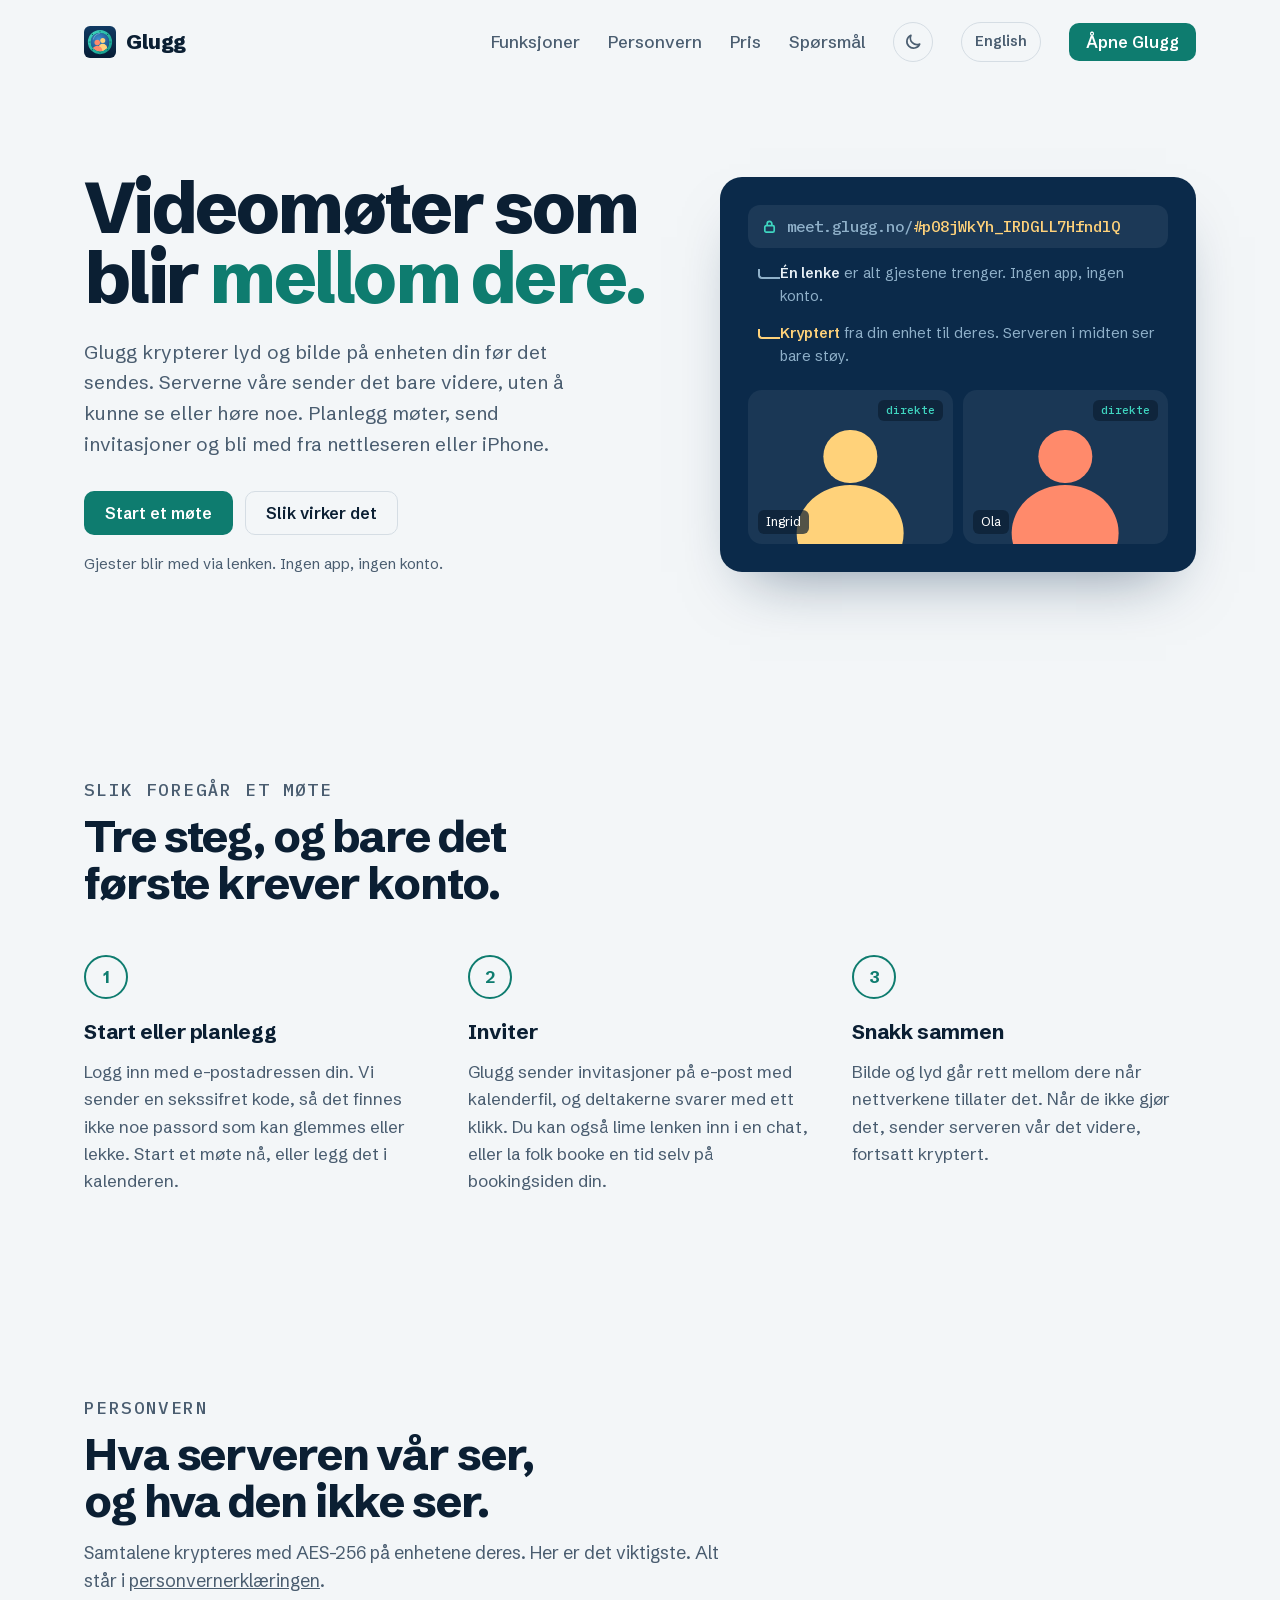
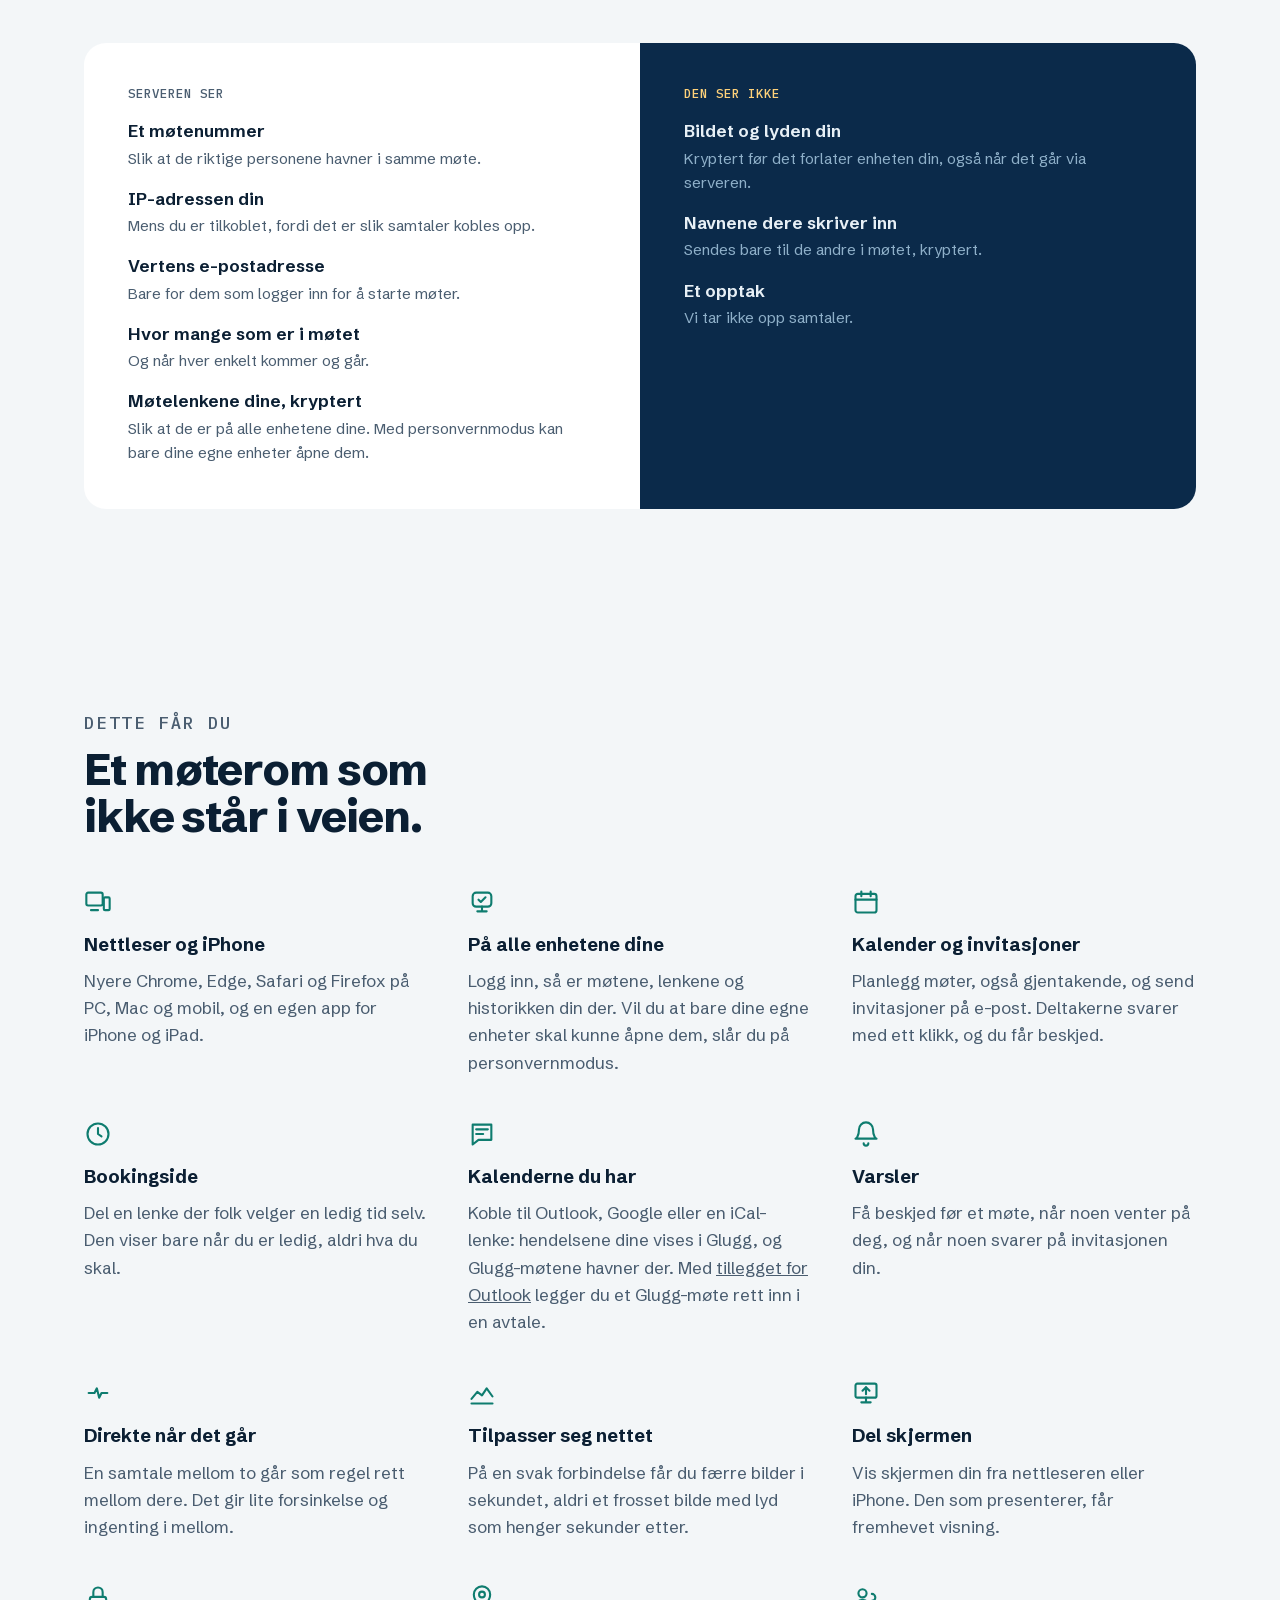
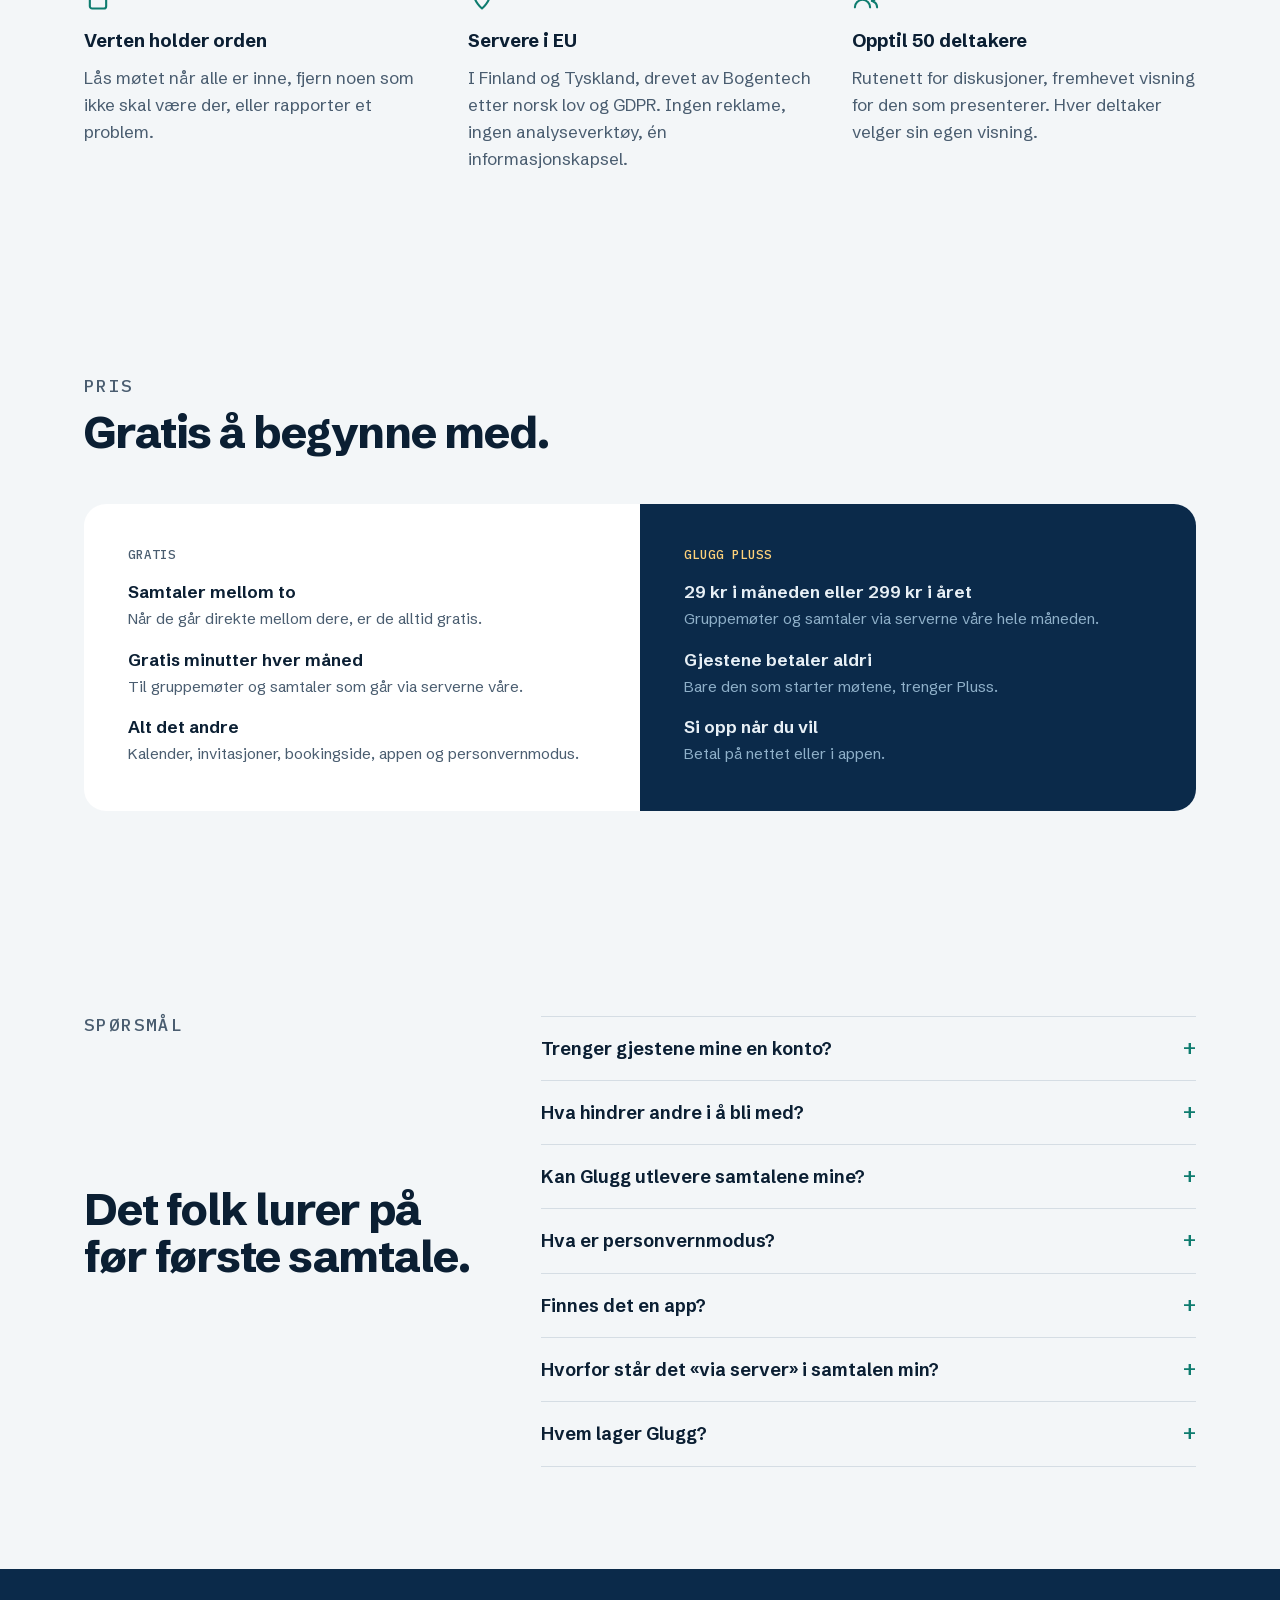
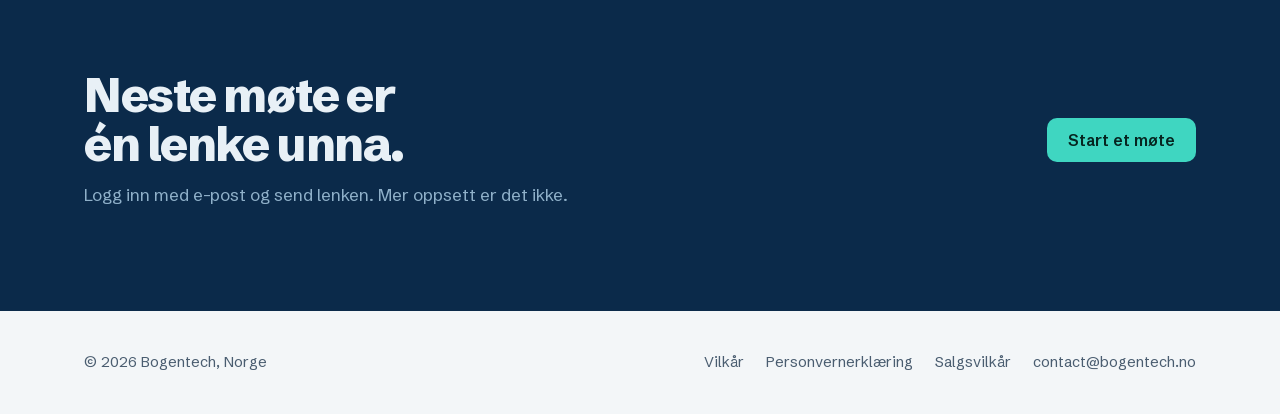
<file: index.html>
<!doctype html>
<html lang="nb">
<head>
<meta charset="utf-8">
<meta name="viewport" content="width=device-width, initial-scale=1, viewport-fit=cover">
<title>Glugg</title>
<meta name="description" content="Ende-til-ende-krypterte videomøter i nettleseren og på iPhone. Planlegg, inviter og møt folk med én lenke. Laget i Norge.">
<meta property="og:title" content="Glugg: private videomøter">
<meta property="og:description" content="Ende-til-ende-krypterte videomøter med kalender, invitasjoner og bookingside. Gjester trenger ingen konto. Servere i EU.">
<meta property="og:url" content="https://glugg.no/">
<meta name="theme-color" content="#0b2a4a">
<link rel="alternate" hreflang="nb" href="https://glugg.no/">
<link rel="alternate" hreflang="en" href="https://glugg.no/en/">
<link rel="icon" href="/icon.svg">
<script src="/theme.js"></script>
<link rel="preload" href="/grotesk.woff2" as="font" type="font/woff2" crossorigin>
<script>
  // Old meeting links were glugg.no/#<key>; meetings now live on meet.glugg.no.
  if (/^#[A-Za-z0-9_-]{22}$/.test(location.hash)) location.replace('https://meet.glugg.no/' + location.hash);
</script>
<link rel="stylesheet" href="/site.css">
</head>
<body>

<header>
  <div class="wrap">
    <a class="brand" href="/"><img src="/icon.svg" alt="">Glugg</a>
    <nav aria-label="Hovedmeny">
      <a href="#features">Funksjoner</a>
      <a href="#privacy">Personvern</a>
      <a href="#pricing">Pris</a>
      <a href="#questions">Spørsmål</a>
      <button type="button" class="theme" data-theme-toggle aria-label="Switch theme"><svg class="moon" viewBox="0 0 24 24" aria-hidden="true"><path d="M20 14.5A8 8 0 0 1 9.5 4a8 8 0 1 0 10.5 10.5z"/></svg><svg class="sun" viewBox="0 0 24 24" aria-hidden="true"><circle cx="12" cy="12" r="4"/><path d="M12 2v2M12 20v2M4.9 4.9l1.4 1.4M17.7 17.7l1.4 1.4M2 12h2M20 12h2M4.9 19.1l1.4-1.4M17.7 6.3l1.4-1.4"/></svg></button>
      <a class="lang" href="/en/" hreflang="en" lang="en">English</a>
      <a class="btn primary" href="https://meet.glugg.no/">Åpne Glugg</a>
    </nav>
  </div>
</header>

<main>
  <div class="hero">
    <div class="wrap">
      <div>
        <h1>Videomøter som blir <em>mellom dere.</em></h1>
        <p class="lede">Glugg krypterer lyd og bilde på enheten din før det sendes. Serverne våre sender det bare videre, uten å kunne se eller høre noe. Planlegg møter, send invitasjoner og bli med fra nettleseren eller iPhone.</p>
        <div class="ctas">
          <a class="btn primary" href="https://meet.glugg.no/">Start et møte</a>
          <a class="btn quiet" href="#how">Slik virker det</a>
        </div>
        <p class="small">Gjester blir med via lenken. Ingen app, ingen konto.</p>
      </div>

      <figure class="window" aria-label="Et Glugg-møte">
        <div class="bar">
          <svg class="lock" viewBox="0 0 16 16" fill="none" stroke="currentColor" stroke-width="1.8" aria-hidden="true"><rect x="3" y="7" width="10" height="7" rx="1.5"/><path d="M5.5 7V5a2.5 2.5 0 0 1 5 0v2"/></svg>
          <span class="url"><span class="host">meet.glugg.no/</span><span class="k">#<span id="key">r4Q9vT2mXkLp7eWb0sHn3A</span></span></span>
        </div>
        <div class="notes">
          <div><span class="tick" aria-hidden="true"></span><p><b>Én lenke</b> er alt gjestene trenger. Ingen app, ingen konto.</p></div>
          <div><span class="tick yes" aria-hidden="true"></span><p><b class="yes">Kryptert</b> fra din enhet til deres. Serveren i midten ser bare støy.</p></div>
        </div>
        <div class="call" aria-hidden="true">
          <div class="tile a"><i></i><i></i><span>Ingrid</span><span class="path">direkte</span></div>
          <div class="tile b"><i></i><i></i><span>Ola</span><span class="path">direkte</span></div>
        </div>
      </figure>
    </div>
  </div>

  <section id="how">
    <div class="wrap">
      <div class="section-head">
        <p class="label">Slik foregår et møte</p>
        <h2>Tre steg, og bare det første krever konto.</h2>
      </div>
      <ol class="steps">
        <li><h3>Start eller planlegg</h3><p>Logg inn med e-postadressen din. Vi sender en sekssifret kode, så det finnes ikke noe passord som kan glemmes eller lekke. Start et møte nå, eller legg det i kalenderen.</p></li>
        <li><h3>Inviter</h3><p>Glugg sender invitasjoner på e-post med kalenderfil, og deltakerne svarer med ett klikk. Du kan også lime lenken inn i en chat, eller la folk booke en tid selv på bookingsiden din.</p></li>
        <li><h3>Snakk sammen</h3><p>Bilde og lyd går rett mellom dere når nettverkene tillater det. Når de ikke gjør det, sender serveren vår det videre, fortsatt kryptert.</p></li>
      </ol>
    </div>
  </section>

  <section id="privacy">
    <div class="wrap">
      <div class="section-head">
        <p class="label">Personvern</p>
        <h2>Hva serveren vår ser, og hva den ikke ser.</h2>
        <p>Samtalene krypteres med AES-256 på enhetene deres. Her er det viktigste. Alt står i <a href="https://meet.glugg.no/privacy">personvernerklæringen</a>.</p>
      </div>
      <div class="ledger">
        <div>
          <p class="label">Serveren ser</p>
          <ul>
            <li><b>Et møtenummer</b><span>Slik at de riktige personene havner i samme møte.</span></li>
            <li><b>IP-adressen din</b><span>Mens du er tilkoblet, fordi det er slik samtaler kobles opp.</span></li>
            <li><b>Vertens e-postadresse</b><span>Bare for dem som logger inn for å starte møter.</span></li>
            <li><b>Hvor mange som er i møtet</b><span>Og når hver enkelt kommer og går.</span></li>
            <li><b>Møtelenkene dine, kryptert</b><span>Slik at de er på alle enhetene dine. Med personvernmodus kan bare dine egne enheter åpne dem.</span></li>
          </ul>
        </div>
        <div>
          <p class="label">Den ser ikke</p>
          <ul>
            <li><b>Bildet og lyden din</b><span>Kryptert før det forlater enheten din, også når det går via serveren.</span></li>
            <li><b>Navnene dere skriver inn</b><span>Sendes bare til de andre i møtet, kryptert.</span></li>
            <li><b>Et opptak</b><span>Vi tar ikke opp samtaler.</span></li>
          </ul>
        </div>
      </div>
    </div>
  </section>

  <section id="features">
    <div class="wrap">
      <div class="section-head">
        <p class="label">Dette får du</p>
        <h2>Et møterom som ikke står i veien.</h2>
      </div>
      <div class="features">
        <div>
          <svg viewBox="0 0 24 24" aria-hidden="true"><rect x="2" y="4" width="14" height="11" rx="1.5"/><path d="M6 19h6"/><rect x="17" y="8" width="5" height="11" rx="1"/></svg>
          <h3>Nettleser og iPhone</h3><p>Nyere Chrome, Edge, Safari og Firefox på PC, Mac og mobil, og en egen app for iPhone og iPad.</p>
        </div>
        <div>
          <svg viewBox="0 0 24 24" aria-hidden="true"><path d="M4 7a3 3 0 0 1 3-3h10a3 3 0 0 1 3 3v6a3 3 0 0 1-3 3H7a3 3 0 0 1-3-3z"/><path d="M8 20h8M12 16v4"/><path d="M9 10l2 2 4-4"/></svg>
          <h3>På alle enhetene dine</h3><p>Logg inn, så er møtene, lenkene og historikken din der. Vil du at bare dine egne enheter skal kunne åpne dem, slår du på personvernmodus.</p>
        </div>
        <div>
          <svg viewBox="0 0 24 24" aria-hidden="true"><rect x="3" y="5" width="18" height="16" rx="2"/><path d="M3 10h18M8 3v4M16 3v4"/></svg>
          <h3>Kalender og invitasjoner</h3><p>Planlegg møter, også gjentakende, og send invitasjoner på e-post. Deltakerne svarer med ett klikk, og du får beskjed.</p>
        </div>
        <div>
          <svg viewBox="0 0 24 24" aria-hidden="true"><circle cx="12" cy="12" r="9"/><path d="M12 7v5l3 2"/></svg>
          <h3>Bookingside</h3><p>Del en lenke der folk velger en ledig tid selv. Den viser bare når du er ledig, aldri hva du skal.</p>
        </div>
        <div>
          <svg viewBox="0 0 24 24" aria-hidden="true"><path d="M7 8h10M7 12h6"/><path d="M4 4h16v13H9l-5 4z"/></svg>
          <h3>Kalenderne du har</h3><p>Koble til Outlook, Google eller en iCal-lenke: hendelsene dine vises i Glugg, og Glugg-møtene havner der. Med <a href="https://meet.glugg.no/outlook">tillegget for Outlook</a> legger du et Glugg-møte rett inn i en avtale.</p>
        </div>
        <div>
          <svg viewBox="0 0 24 24" aria-hidden="true"><path d="M18 8a6 6 0 0 0-12 0c0 7-3 8-3 8h18s-3-1-3-8"/><path d="M10 20a2 2 0 0 0 4 0"/></svg>
          <h3>Varsler</h3><p>Få beskjed før et møte, når noen venter på deg, og når noen svarer på invitasjonen din.</p>
        </div>
        <div>
          <svg viewBox="0 0 24 24" aria-hidden="true"><path d="M4 12h5l2-4 2 8 2-4h5"/></svg>
          <h3>Direkte når det går</h3><p>En samtale mellom to går som regel rett mellom dere. Det gir lite forsinkelse og ingenting i mellom.</p>
        </div>
        <div>
          <svg viewBox="0 0 24 24" aria-hidden="true"><path d="M3 17l5-6 4 3 4-6 5 7"/><path d="M3 21h18"/></svg>
          <h3>Tilpasser seg nettet</h3><p>På en svak forbindelse får du færre bilder i sekundet, aldri et frosset bilde med lyd som henger sekunder etter.</p>
        </div>
        <div>
          <svg viewBox="0 0 24 24" aria-hidden="true"><rect x="3" y="4" width="18" height="12" rx="1.5"/><path d="M8 20h8M12 16v4"/><path d="M12 13V7M9 10l3-3 3 3"/></svg>
          <h3>Del skjermen</h3><p>Vis skjermen din fra nettleseren eller iPhone. Den som presenterer, får fremhevet visning.</p>
        </div>
        <div>
          <svg viewBox="0 0 24 24" aria-hidden="true"><rect x="5" y="11" width="14" height="10" rx="2"/><path d="M8 11V7a4 4 0 0 1 8 0v4"/></svg>
          <h3>Verten holder orden</h3><p>Lås møtet når alle er inne, fjern noen som ikke skal være der, eller rapporter et problem.</p>
        </div>
        <div>
          <svg viewBox="0 0 24 24" aria-hidden="true"><path d="M12 21s7-6.2 7-12a7 7 0 0 0-14 0c0 5.8 7 12 7 12z"/><circle cx="12" cy="9" r="2.5"/></svg>
          <h3>Servere i EU</h3><p>I Finland og Tyskland, drevet av Bogentech etter norsk lov og GDPR. Ingen reklame, ingen analyseverktøy, én informasjonskapsel.</p>
        </div>
        <div>
          <svg viewBox="0 0 24 24" aria-hidden="true"><circle cx="9" cy="8" r="3.5"/><path d="M2.5 20a6.5 6.5 0 0 1 13 0M17 8.5a3 3 0 0 1 0 6M21.5 20a5.5 5.5 0 0 0-3.5-5"/></svg>
          <h3>Opptil 50 deltakere</h3><p>Rutenett for diskusjoner, fremhevet visning for den som presenterer. Hver deltaker velger sin egen visning.</p>
        </div>
      </div>
    </div>
  </section>

  <section id="pricing">
    <div class="wrap">
      <div class="section-head">
        <p class="label">Pris</p>
        <h2>Gratis å begynne med.</h2>
      </div>
      <div class="ledger">
        <div>
          <p class="label">Gratis</p>
          <ul>
            <li><b>Samtaler mellom to</b><span>Når de går direkte mellom dere, er de alltid gratis.</span></li>
            <li><b>Gratis minutter hver måned</b><span>Til gruppemøter og samtaler som går via serverne våre.</span></li>
            <li><b>Alt det andre</b><span>Kalender, invitasjoner, bookingside, appen og personvernmodus.</span></li>
          </ul>
        </div>
        <div>
          <p class="label">Glugg Pluss</p>
          <ul>
            <li><b>29 kr i måneden eller 299 kr i året</b><span>Gruppemøter og samtaler via serverne våre hele måneden.</span></li>
            <li><b>Gjestene betaler aldri</b><span>Bare den som starter møtene, trenger Pluss.</span></li>
            <li><b>Si opp når du vil</b><span>Betal på nettet eller i appen.</span></li>
          </ul>
        </div>
      </div>
    </div>
  </section>

  <section id="questions">
    <div class="wrap faq">
      <div class="section-head">
        <p class="label">Spørsmål</p>
        <h2>Det folk lurer på før første samtale.</h2>
      </div>
      <div>
        <details><summary>Trenger gjestene mine en konto?</summary><p>Nei. Alle som har lenken kan bli med med bare et navn. Det er bare den som starter møtet som logger inn. Kommer en gjest først, venter gjesten til verten er der.</p></details>
        <details><summary>Hva hindrer andre i å bli med?</summary><p>Hver møtelenke er unik og umulig å gjette. Men alle du videresender den til, kan bli med, så del den bare med dem du vil ha med. Når alle er inne, kan verten låse møtet.</p></details>
        <details><summary>Kan Glugg utlevere samtalene mine?</summary><p>Vi kan bare utlevere det vi har. Vi tar ikke opp samtaler, og bilde og lyd krypteres på enhetene deres, så det finnes ingen samtale å utlevere. Hva vi lagrer, står i <a href="https://meet.glugg.no/privacy">personvernerklæringen</a>.</p></details>
        <details><summary>Hva er personvernmodus?</summary><p>Lenkene til møtene dine lagres kryptert hos oss, slik at de er på alle enhetene du logger inn på. Slår du på personvernmodus i innstillingene, kan bare dine egne enheter åpne dem. En ny enhet kobler du da til med en engangskode fra en av de andre.</p></details>
        <details><summary>Finnes det en app?</summary><p>Ja, for iPhone og iPad. Den er på <a href="https://testflight.apple.com/join/DvDM1mQ4">TestFlight</a> foreløpig. På alt annet bruker du nettleseren, uten å installere noe.</p></details>
        <details><summary>Hvorfor står det «via server» i samtalen min?</summary><p>Noen nettverk, som mange mobiloperatører og brannmurer på jobben, blokkerer direkte forbindelser. Da går bildet via serveren vår i EU. Det er kryptert på samme måte.</p></details>
        <details><summary>Hvem lager Glugg?</summary><p>Bogentech, et lite norsk selskap. Skriv til contact@bogentech.no med spørsmål eller problemer.</p></details>
      </div>
    </div>
  </section>

  <section class="cta">
    <div class="wrap">
      <div>
        <h2>Neste møte er én lenke unna.</h2>
        <p>Logg inn med e-post og send lenken. Mer oppsett er det ikke.</p>
      </div>
      <a class="btn primary" href="https://meet.glugg.no/">Start et møte</a>
    </div>
  </section>
</main>

<footer>
  <div class="wrap">
    <p>© 2026 Bogentech, Norge</p>
    <nav aria-label="Juridisk">
      <a href="https://meet.glugg.no/terms">Vilkår</a>
      <a href="https://meet.glugg.no/privacy">Personvernerklæring</a>
      <a href="https://meet.glugg.no/salgsvilkar">Salgsvilkår</a>
      <a href="mailto:contact@bogentech.no">contact@bogentech.no</a>
    </nav>
  </div>
</footer>

<script>
  // A real-looking link, made the same way the app makes one.
  try {
    document.getElementById('key').textContent = btoa(String.fromCharCode(...crypto.getRandomValues(new Uint8Array(16)))).replace(/\+/g, '-').replace(/\//g, '_').replace(/=+$/, '');
  } catch {}
</script>
</body>
</html>
</file>
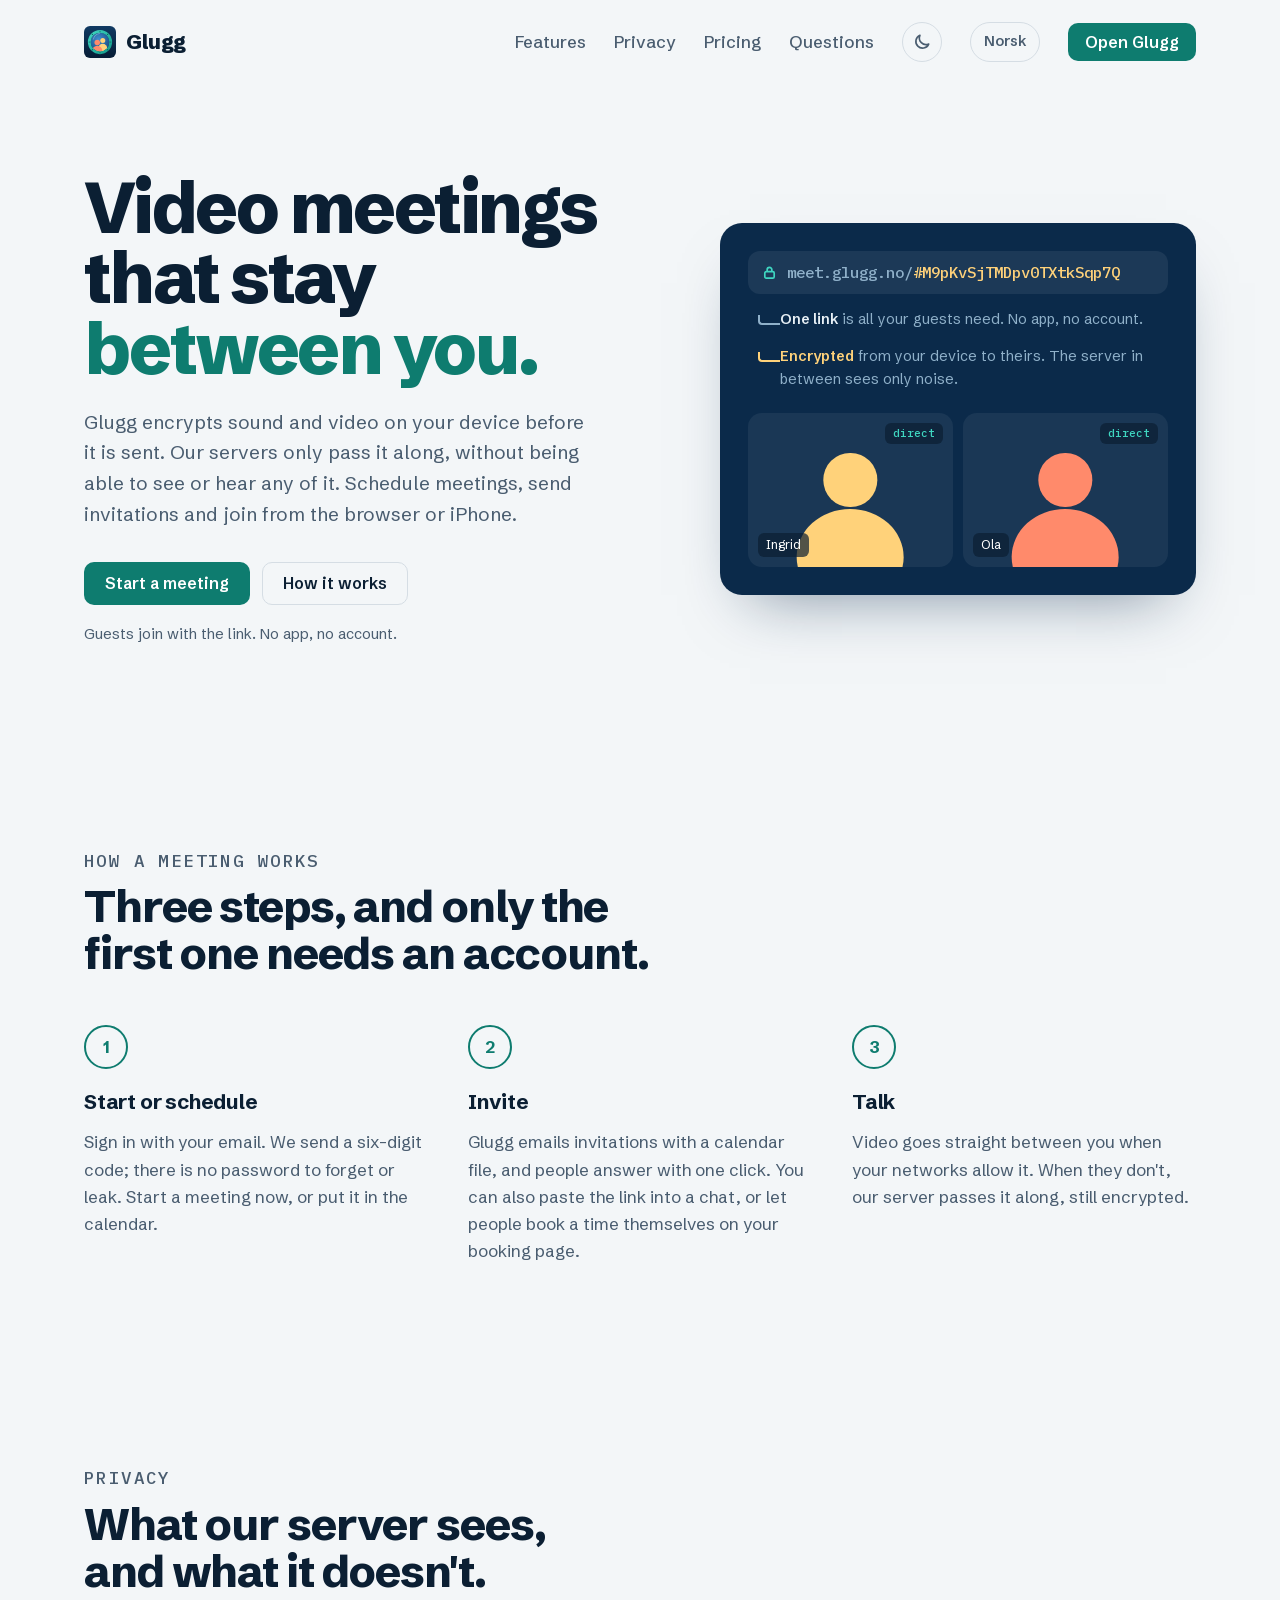
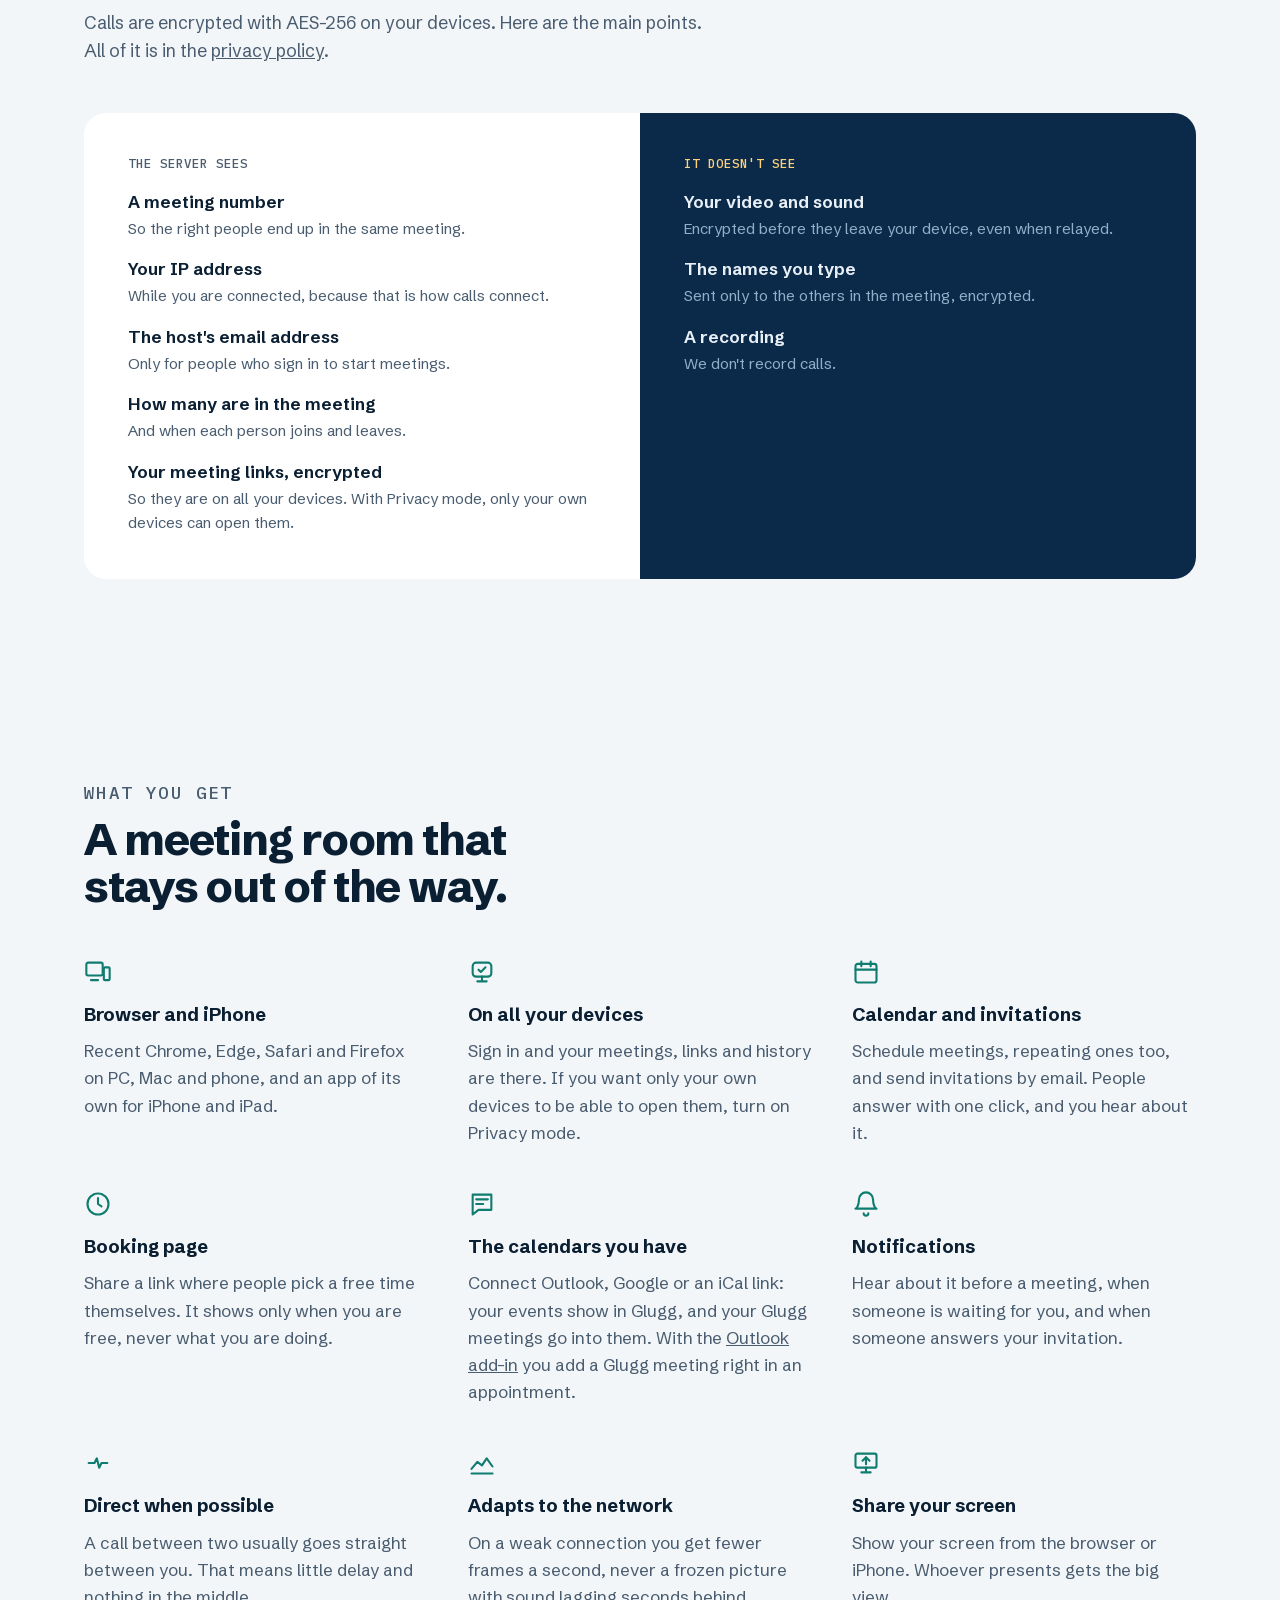
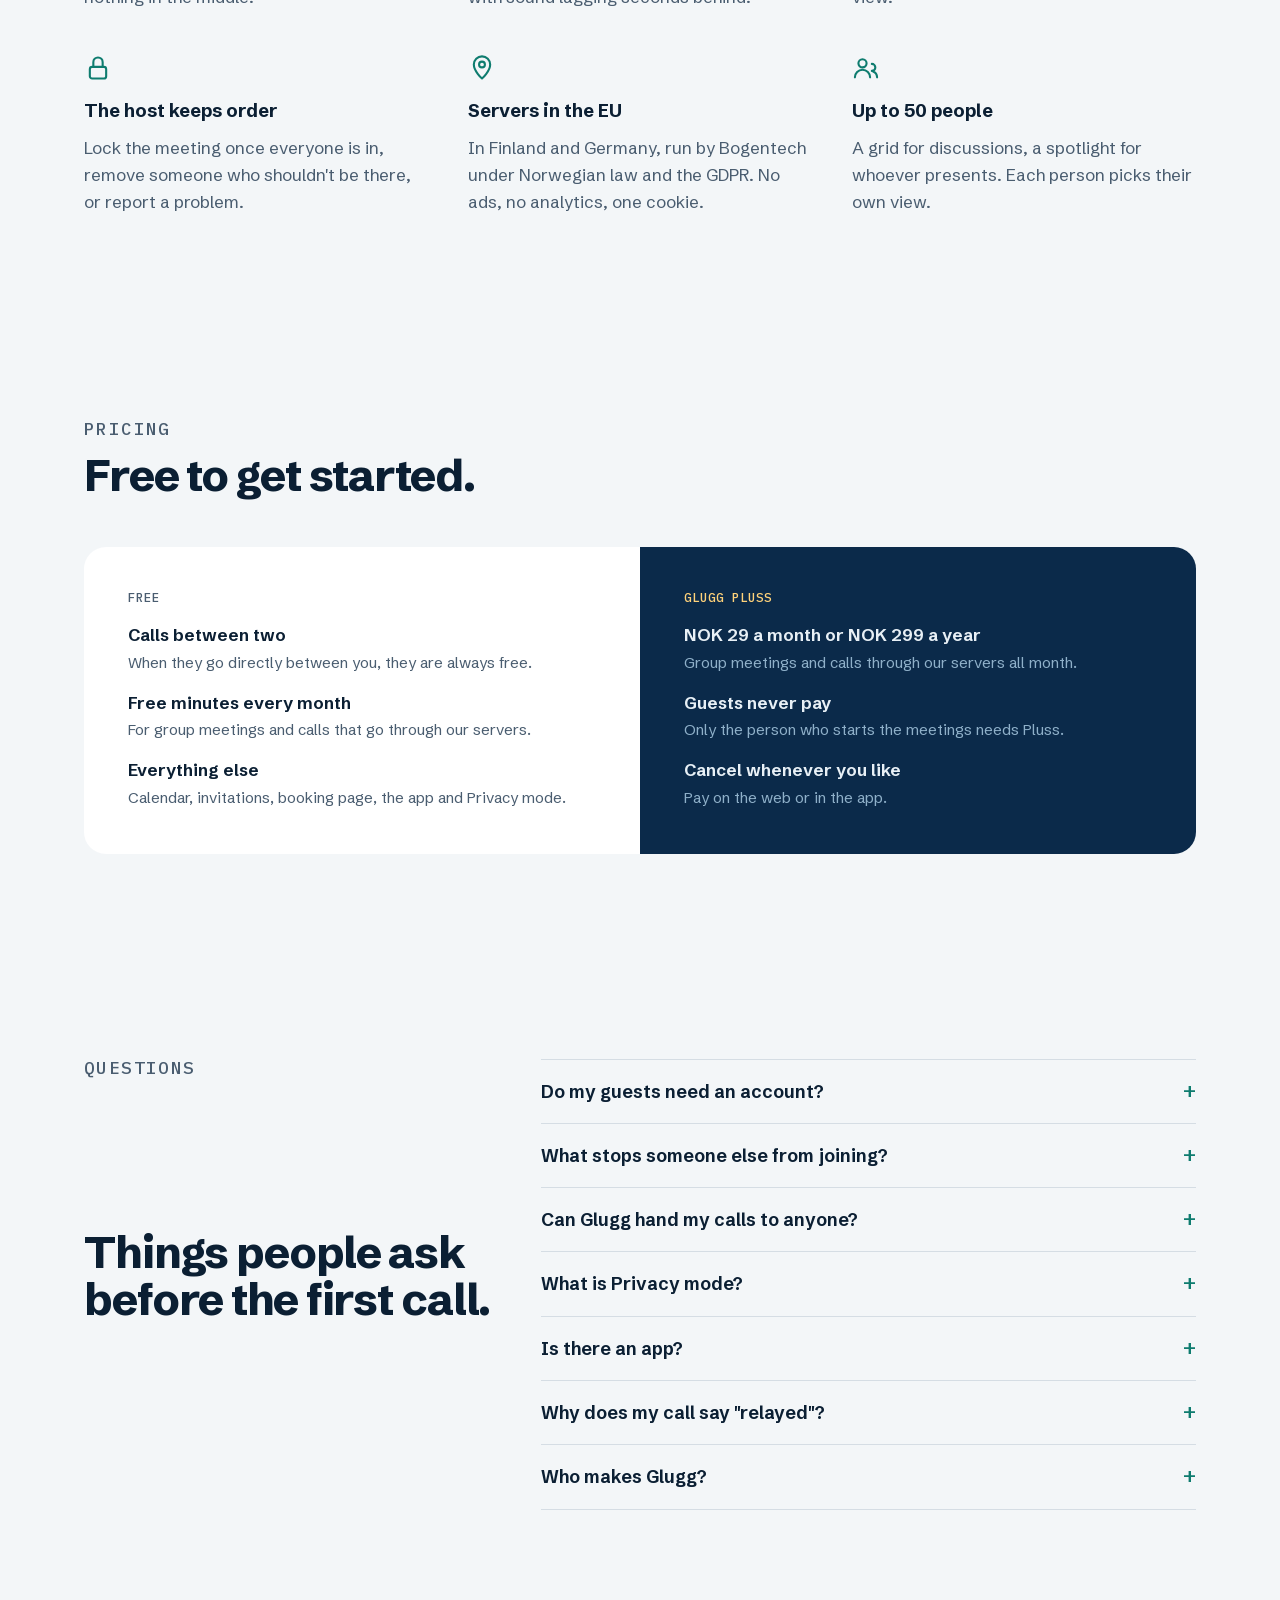
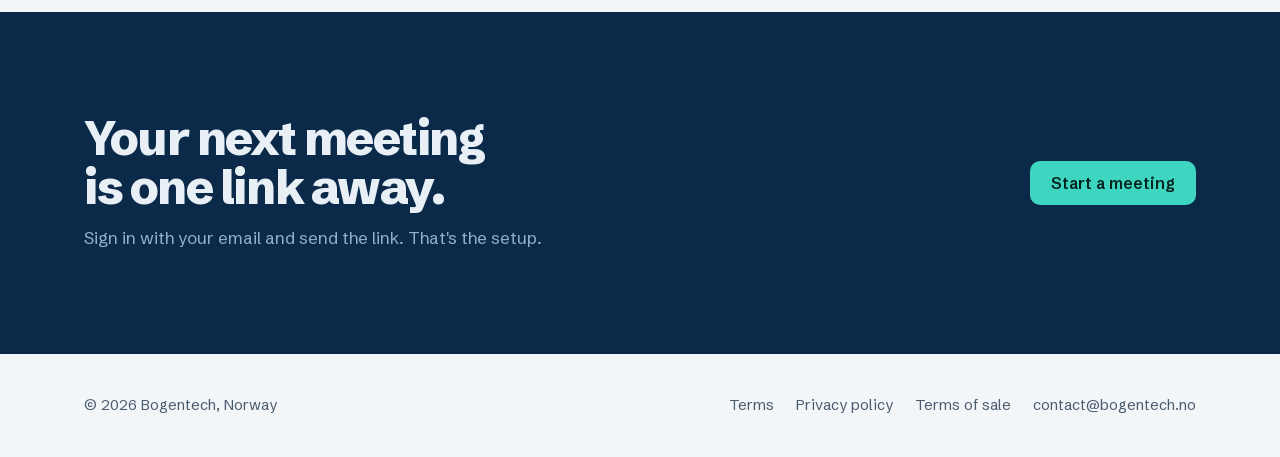
<file: en/index.html>
<!doctype html>
<html lang="en">
<head>
<meta charset="utf-8">
<meta name="viewport" content="width=device-width, initial-scale=1, viewport-fit=cover">
<title>Glugg</title>
<meta name="description" content="End-to-end encrypted video meetings in the browser and on iPhone. Schedule, invite and meet people with one link. Made in Norway.">
<meta property="og:title" content="Glugg: private video meetings">
<meta property="og:description" content="End-to-end encrypted video meetings with a calendar, invitations and a booking page. Guests need no account. Servers in the EU.">
<meta property="og:url" content="https://glugg.no/en/">
<meta name="theme-color" content="#0b2a4a">
<link rel="alternate" hreflang="nb" href="https://glugg.no/">
<link rel="alternate" hreflang="en" href="https://glugg.no/en/">
<link rel="icon" href="/icon.svg">
<script src="/theme.js"></script>
<link rel="preload" href="/grotesk.woff2" as="font" type="font/woff2" crossorigin>
<link rel="stylesheet" href="/site.css">
</head>
<body>

<header>
  <div class="wrap">
    <a class="brand" href="/en/"><img src="/icon.svg" alt="">Glugg</a>
    <nav aria-label="Main">
      <a href="#features">Features</a>
      <a href="#privacy">Privacy</a>
      <a href="#pricing">Pricing</a>
      <a href="#questions">Questions</a>
      <button type="button" class="theme" data-theme-toggle aria-label="Switch theme"><svg class="moon" viewBox="0 0 24 24" aria-hidden="true"><path d="M20 14.5A8 8 0 0 1 9.5 4a8 8 0 1 0 10.5 10.5z"/></svg><svg class="sun" viewBox="0 0 24 24" aria-hidden="true"><circle cx="12" cy="12" r="4"/><path d="M12 2v2M12 20v2M4.9 4.9l1.4 1.4M17.7 17.7l1.4 1.4M2 12h2M20 12h2M4.9 19.1l1.4-1.4M17.7 6.3l1.4-1.4"/></svg></button>
      <a class="lang" href="/" hreflang="nb" lang="nb">Norsk</a>
      <a class="btn primary" href="https://meet.glugg.no/?lang=en">Open Glugg</a>
    </nav>
  </div>
</header>

<main>
  <div class="hero">
    <div class="wrap">
      <div>
        <h1>Video meetings that stay <em>between you.</em></h1>
        <p class="lede">Glugg encrypts sound and video on your device before it is sent. Our servers only pass it along, without being able to see or hear any of it. Schedule meetings, send invitations and join from the browser or iPhone.</p>
        <div class="ctas">
          <a class="btn primary" href="https://meet.glugg.no/?lang=en">Start a meeting</a>
          <a class="btn quiet" href="#how">How it works</a>
        </div>
        <p class="small">Guests join with the link. No app, no account.</p>
      </div>

      <figure class="window" aria-label="A Glugg meeting">
        <div class="bar">
          <svg class="lock" viewBox="0 0 16 16" fill="none" stroke="currentColor" stroke-width="1.8" aria-hidden="true"><rect x="3" y="7" width="10" height="7" rx="1.5"/><path d="M5.5 7V5a2.5 2.5 0 0 1 5 0v2"/></svg>
          <span class="url"><span class="host">meet.glugg.no/</span><span class="k">#<span id="key">r4Q9vT2mXkLp7eWb0sHn3A</span></span></span>
        </div>
        <div class="notes">
          <div><span class="tick" aria-hidden="true"></span><p><b>One link</b> is all your guests need. No app, no account.</p></div>
          <div><span class="tick yes" aria-hidden="true"></span><p><b class="yes">Encrypted</b> from your device to theirs. The server in between sees only noise.</p></div>
        </div>
        <div class="call" aria-hidden="true">
          <div class="tile a"><i></i><i></i><span>Ingrid</span><span class="path">direct</span></div>
          <div class="tile b"><i></i><i></i><span>Ola</span><span class="path">direct</span></div>
        </div>
      </figure>
    </div>
  </div>

  <section id="how">
    <div class="wrap">
      <div class="section-head">
        <p class="label">How a meeting works</p>
        <h2>Three steps, and only the first one needs an account.</h2>
      </div>
      <ol class="steps">
        <li><h3>Start or schedule</h3><p>Sign in with your email. We send a six-digit code; there is no password to forget or leak. Start a meeting now, or put it in the calendar.</p></li>
        <li><h3>Invite</h3><p>Glugg emails invitations with a calendar file, and people answer with one click. You can also paste the link into a chat, or let people book a time themselves on your booking page.</p></li>
        <li><h3>Talk</h3><p>Video goes straight between you when your networks allow it. When they don't, our server passes it along, still encrypted.</p></li>
      </ol>
    </div>
  </section>

  <section id="privacy">
    <div class="wrap">
      <div class="section-head">
        <p class="label">Privacy</p>
        <h2>What our server sees, and what it doesn't.</h2>
        <p>Calls are encrypted with AES-256 on your devices. Here are the main points. All of it is in the <a href="https://meet.glugg.no/privacy">privacy policy</a>.</p>
      </div>
      <div class="ledger">
        <div>
          <p class="label">The server sees</p>
          <ul>
            <li><b>A meeting number</b><span>So the right people end up in the same meeting.</span></li>
            <li><b>Your IP address</b><span>While you are connected, because that is how calls connect.</span></li>
            <li><b>The host's email address</b><span>Only for people who sign in to start meetings.</span></li>
            <li><b>How many are in the meeting</b><span>And when each person joins and leaves.</span></li>
            <li><b>Your meeting links, encrypted</b><span>So they are on all your devices. With Privacy mode, only your own devices can open them.</span></li>
          </ul>
        </div>
        <div>
          <p class="label">It doesn't see</p>
          <ul>
            <li><b>Your video and sound</b><span>Encrypted before they leave your device, even when relayed.</span></li>
            <li><b>The names you type</b><span>Sent only to the others in the meeting, encrypted.</span></li>
            <li><b>A recording</b><span>We don't record calls.</span></li>
          </ul>
        </div>
      </div>
    </div>
  </section>

  <section id="features">
    <div class="wrap">
      <div class="section-head">
        <p class="label">What you get</p>
        <h2>A meeting room that stays out of the way.</h2>
      </div>
      <div class="features">
        <div>
          <svg viewBox="0 0 24 24" aria-hidden="true"><rect x="2" y="4" width="14" height="11" rx="1.5"/><path d="M6 19h6"/><rect x="17" y="8" width="5" height="11" rx="1"/></svg>
          <h3>Browser and iPhone</h3><p>Recent Chrome, Edge, Safari and Firefox on PC, Mac and phone, and an app of its own for iPhone and iPad.</p>
        </div>
        <div>
          <svg viewBox="0 0 24 24" aria-hidden="true"><path d="M4 7a3 3 0 0 1 3-3h10a3 3 0 0 1 3 3v6a3 3 0 0 1-3 3H7a3 3 0 0 1-3-3z"/><path d="M8 20h8M12 16v4"/><path d="M9 10l2 2 4-4"/></svg>
          <h3>On all your devices</h3><p>Sign in and your meetings, links and history are there. If you want only your own devices to be able to open them, turn on Privacy mode.</p>
        </div>
        <div>
          <svg viewBox="0 0 24 24" aria-hidden="true"><rect x="3" y="5" width="18" height="16" rx="2"/><path d="M3 10h18M8 3v4M16 3v4"/></svg>
          <h3>Calendar and invitations</h3><p>Schedule meetings, repeating ones too, and send invitations by email. People answer with one click, and you hear about it.</p>
        </div>
        <div>
          <svg viewBox="0 0 24 24" aria-hidden="true"><circle cx="12" cy="12" r="9"/><path d="M12 7v5l3 2"/></svg>
          <h3>Booking page</h3><p>Share a link where people pick a free time themselves. It shows only when you are free, never what you are doing.</p>
        </div>
        <div>
          <svg viewBox="0 0 24 24" aria-hidden="true"><path d="M7 8h10M7 12h6"/><path d="M4 4h16v13H9l-5 4z"/></svg>
          <h3>The calendars you have</h3><p>Connect Outlook, Google or an iCal link: your events show in Glugg, and your Glugg meetings go into them. With the <a href="https://meet.glugg.no/outlook">Outlook add-in</a> you add a Glugg meeting right in an appointment.</p>
        </div>
        <div>
          <svg viewBox="0 0 24 24" aria-hidden="true"><path d="M18 8a6 6 0 0 0-12 0c0 7-3 8-3 8h18s-3-1-3-8"/><path d="M10 20a2 2 0 0 0 4 0"/></svg>
          <h3>Notifications</h3><p>Hear about it before a meeting, when someone is waiting for you, and when someone answers your invitation.</p>
        </div>
        <div>
          <svg viewBox="0 0 24 24" aria-hidden="true"><path d="M4 12h5l2-4 2 8 2-4h5"/></svg>
          <h3>Direct when possible</h3><p>A call between two usually goes straight between you. That means little delay and nothing in the middle.</p>
        </div>
        <div>
          <svg viewBox="0 0 24 24" aria-hidden="true"><path d="M3 17l5-6 4 3 4-6 5 7"/><path d="M3 21h18"/></svg>
          <h3>Adapts to the network</h3><p>On a weak connection you get fewer frames a second, never a frozen picture with sound lagging seconds behind.</p>
        </div>
        <div>
          <svg viewBox="0 0 24 24" aria-hidden="true"><rect x="3" y="4" width="18" height="12" rx="1.5"/><path d="M8 20h8M12 16v4"/><path d="M12 13V7M9 10l3-3 3 3"/></svg>
          <h3>Share your screen</h3><p>Show your screen from the browser or iPhone. Whoever presents gets the big view.</p>
        </div>
        <div>
          <svg viewBox="0 0 24 24" aria-hidden="true"><rect x="5" y="11" width="14" height="10" rx="2"/><path d="M8 11V7a4 4 0 0 1 8 0v4"/></svg>
          <h3>The host keeps order</h3><p>Lock the meeting once everyone is in, remove someone who shouldn't be there, or report a problem.</p>
        </div>
        <div>
          <svg viewBox="0 0 24 24" aria-hidden="true"><path d="M12 21s7-6.2 7-12a7 7 0 0 0-14 0c0 5.8 7 12 7 12z"/><circle cx="12" cy="9" r="2.5"/></svg>
          <h3>Servers in the EU</h3><p>In Finland and Germany, run by Bogentech under Norwegian law and the GDPR. No ads, no analytics, one cookie.</p>
        </div>
        <div>
          <svg viewBox="0 0 24 24" aria-hidden="true"><circle cx="9" cy="8" r="3.5"/><path d="M2.5 20a6.5 6.5 0 0 1 13 0M17 8.5a3 3 0 0 1 0 6M21.5 20a5.5 5.5 0 0 0-3.5-5"/></svg>
          <h3>Up to 50 people</h3><p>A grid for discussions, a spotlight for whoever presents. Each person picks their own view.</p>
        </div>
      </div>
    </div>
  </section>

  <section id="pricing">
    <div class="wrap">
      <div class="section-head">
        <p class="label">Pricing</p>
        <h2>Free to get started.</h2>
      </div>
      <div class="ledger">
        <div>
          <p class="label">Free</p>
          <ul>
            <li><b>Calls between two</b><span>When they go directly between you, they are always free.</span></li>
            <li><b>Free minutes every month</b><span>For group meetings and calls that go through our servers.</span></li>
            <li><b>Everything else</b><span>Calendar, invitations, booking page, the app and Privacy mode.</span></li>
          </ul>
        </div>
        <div>
          <p class="label">Glugg Pluss</p>
          <ul>
            <li><b>NOK 29 a month or NOK 299 a year</b><span>Group meetings and calls through our servers all month.</span></li>
            <li><b>Guests never pay</b><span>Only the person who starts the meetings needs Pluss.</span></li>
            <li><b>Cancel whenever you like</b><span>Pay on the web or in the app.</span></li>
          </ul>
        </div>
      </div>
    </div>
  </section>

  <section id="questions">
    <div class="wrap faq">
      <div class="section-head">
        <p class="label">Questions</p>
        <h2>Things people ask before the first call.</h2>
      </div>
      <div>
        <details><summary>Do my guests need an account?</summary><p>No. Anyone with the link can join with just a name. Only the person who starts the meeting signs in. If a guest arrives first, they wait until the host is there.</p></details>
        <details><summary>What stops someone else from joining?</summary><p>Every meeting link is unique and impossible to guess. Anyone you forward it to can join, though, so share it only with the people you want there. When everyone is in, the host can lock the meeting.</p></details>
        <details><summary>Can Glugg hand my calls to anyone?</summary><p>We can only hand over what we have. We don't record calls, and video and sound are encrypted on your devices, so there is no call to hand over. What we keep is in the <a href="https://meet.glugg.no/privacy">privacy policy</a>.</p></details>
        <details><summary>What is Privacy mode?</summary><p>The links to your meetings are kept encrypted with us, so they are on every device you sign in on. Turn on Privacy mode in Settings and only your own devices can open them. You then link a new device with a one-time code from one of the others.</p></details>
        <details><summary>Is there an app?</summary><p>Yes, for iPhone and iPad. It is on <a href="https://testflight.apple.com/join/DvDM1mQ4">TestFlight</a> for now. Everywhere else you use the browser, with nothing to install.</p></details>
        <details><summary>Why does my call say "relayed"?</summary><p>Some networks, such as many mobile carriers and office firewalls, block direct connections. Then the video goes through our server in the EU. It is encrypted the same way.</p></details>
        <details><summary>Who makes Glugg?</summary><p>Bogentech, a small Norwegian company. Write to contact@bogentech.no with questions or problems.</p></details>
      </div>
    </div>
  </section>

  <section class="cta">
    <div class="wrap">
      <div>
        <h2>Your next meeting is one link away.</h2>
        <p>Sign in with your email and send the link. That's the setup.</p>
      </div>
      <a class="btn primary" href="https://meet.glugg.no/?lang=en">Start a meeting</a>
    </div>
  </section>
</main>

<footer>
  <div class="wrap">
    <p>© 2026 Bogentech, Norway</p>
    <nav aria-label="Legal">
      <a href="https://meet.glugg.no/terms">Terms</a>
      <a href="https://meet.glugg.no/privacy">Privacy policy</a>
      <a href="https://meet.glugg.no/salgsvilkar">Terms of sale</a>
      <a href="mailto:contact@bogentech.no">contact@bogentech.no</a>
    </nav>
  </div>
</footer>

<script>
  // A real-looking link, made the same way the app makes one.
  try {
    document.getElementById('key').textContent = btoa(String.fromCharCode(...crypto.getRandomValues(new Uint8Array(16)))).replace(/\+/g, '-').replace(/\//g, '_').replace(/=+$/, '');
  } catch {}
</script>
</body>
</html>
</file>
<file: site.css>
@font-face { font-family: 'Schibsted Grotesk'; src: url(/grotesk.woff2) format('woff2'); font-weight: 400 900; font-display: swap; }
@font-face { font-family: 'Plex Mono'; src: url(/mono.woff2) format('woff2'); font-weight: 500; font-display: swap; }

/* Layout: left-aligned editorial column, 72rem; the hero pairs a headline with the meeting link itself, taken apart. */
:root {
  --paper: #f3f6f8; --raise: #ffffff; --ink: #0b1f33; --muted: #4a5d70; --rule: #d5dde4;
  --accent: #0e7c6f; --accent-ink: #ffffff;
  --sea: #0b2a4a; --sea-ink: #e8f0f6; --sea-dim: #8fb0c9;
  --key: #ffd27a; --coral: #ff8a6b; --teal: #3fd6c1;
  --display: 'Schibsted Grotesk', 'Helvetica Neue', Arial, sans-serif;
  --body: 'Schibsted Grotesk', system-ui, sans-serif;
  --mono: 'Plex Mono', ui-monospace, 'SF Mono', Menlo, monospace;
  --sun: none; --moon: block; color-scheme: light;
}
@media (prefers-color-scheme: dark) { :root:not([data-theme="light"]) {
  --paper: #08141f; --raise: #0f2234; --ink: #e4ecf2; --muted: #93a6b8; --rule: #1d3349;
  --accent: #3fd6c1; --accent-ink: #062520; --sea: #0d2c4b; --sea-ink: #e8f0f6; --sea-dim: #8fb0c9;
  --sun: block; --moon: none; color-scheme: dark;
} }
:root[data-theme="dark"] {
  --paper: #08141f; --raise: #0f2234; --ink: #e4ecf2; --muted: #93a6b8; --rule: #1d3349;
  --accent: #3fd6c1; --accent-ink: #062520; --sea: #0d2c4b; --sea-ink: #e8f0f6; --sea-dim: #8fb0c9;
  --sun: block; --moon: none; color-scheme: dark;
}

* { box-sizing: border-box; }
html { -webkit-text-size-adjust: 100%; }
body { margin: 0; background: var(--paper); color: var(--ink); font: 400 1.0625rem/1.6 var(--body); }
a { color: inherit; }
:focus-visible { outline: 2px solid var(--accent); outline-offset: 3px; border-radius: 4px; }
h1, h2, h3 { font-family: var(--display); text-wrap: balance; margin: 0; }
p { margin: 0; }
.wrap { max-width: 72rem; margin: 0 auto; padding-left: max(20px, env(safe-area-inset-left, 0px)); padding-right: max(20px, env(safe-area-inset-right, 0px)); }
.label { font: 500 .78rem/1 var(--mono); letter-spacing: .08em; text-transform: uppercase; color: var(--muted); }

.btn { white-space: nowrap; display: inline-flex; align-items: center; gap: .5em; padding: .8em 1.25em; border-radius: 10px; font: 600 1rem/1 var(--body); text-decoration: none; border: 1.5px solid transparent; transition: transform .15s, background .15s; }
.btn:hover { transform: translateY(-1px); }
.btn.primary { background: var(--accent); color: var(--accent-ink); }
.btn.quiet { border-color: var(--rule); color: var(--ink); }
.btn.quiet:hover { border-color: var(--muted); }

.theme { width: 40px; height: 40px; padding: 0; border-radius: 50%; display: grid; place-items: center; background: none; color: var(--muted); border: 1.5px solid var(--rule); cursor: pointer; }
.theme:hover { color: var(--ink); border-color: var(--muted); }
.theme svg { width: 20px; height: 20px; fill: none; stroke: currentColor; stroke-width: 2; stroke-linecap: round; stroke-linejoin: round; }
.theme .sun { display: var(--sun); } .theme .moon { display: var(--moon); }

.lang { padding: .5em .9em; border-radius: 999px; border: 1.5px solid var(--rule); color: var(--muted); text-decoration: none; font-weight: 600; font-size: .9rem; }
.lang:hover { color: var(--ink); border-color: var(--muted); }

/* Top bar */
header { padding-block: 22px; }
header .wrap { display: flex; align-items: center; justify-content: space-between; gap: 16px; }
.brand { display: flex; align-items: center; gap: 10px; font: 800 1.3rem/1 var(--display); letter-spacing: -.02em; text-decoration: none; }
.brand img { width: 32px; height: 32px; }
header nav { display: flex; align-items: center; gap: 28px; font-weight: 500; }
header nav a:not(.btn):not(.lang) { text-decoration: none; color: var(--muted); white-space: nowrap; }
header nav a:not(.btn):not(.lang):hover { color: var(--ink); }
header .btn { padding: .6em 1em; }

/* Hero */
.hero { padding-block: clamp(32px, 7vw, 88px) clamp(56px, 8vw, 104px); }
.hero .wrap { display: grid; grid-template-columns: minmax(0, 1.2fr) minmax(0, 1fr); gap: clamp(32px, 5vw, 64px); align-items: center; }
.hero h1 { font-size: clamp(2.6rem, 5.6vw, 4.6rem); line-height: .98; font-weight: 800; letter-spacing: -.035em; }
.hero h1 em { font-style: normal; color: var(--accent); }
.hero .lede { margin-top: 24px; max-width: 32rem; font-size: 1.2rem; color: var(--muted); }
.hero .ctas { margin-top: 32px; display: flex; flex-wrap: wrap; gap: 12px; }
.hero .small { margin-top: 18px; font-size: .92rem; color: var(--muted); }

/* The link, taken apart */
.window { margin: 0; background: var(--sea); color: var(--sea-ink); border-radius: 22px; padding: clamp(18px, 3vw, 28px); box-shadow: 0 30px 60px -30px #0b2a4a80; }
.bar { display: flex; align-items: center; gap: 10px; padding: 12px 14px; border-radius: 12px; background: #ffffff12; font: 500 clamp(.8rem, 1.6vw, .98rem)/1.2 var(--mono); }
.bar .lock { flex: none; width: 15px; height: 15px; color: var(--teal); }
.bar .url { min-width: 0; overflow-wrap: anywhere; }
.bar .host { color: var(--sea-dim); }
.bar .k { color: var(--key); }
.notes { display: grid; grid-template-columns: auto 1fr; gap: 14px 0; margin-top: 14px; font-size: .9rem; color: var(--sea-dim); }
.notes > div { display: contents; }
.notes .tick { width: 22px; margin-top: 7px; height: 10px; border: 2px solid currentColor; border-top: 0; border-right: 0; border-radius: 0 0 0 4px; margin-left: 10px; }
.notes .yes { color: var(--key); }
.notes b { color: var(--sea-ink); font-weight: 600; }
.call { margin-top: 22px; display: grid; grid-template-columns: 1fr 1fr; gap: 10px; }
.tile { position: relative; aspect-ratio: 4 / 3; max-width: 100%; border-radius: 14px; overflow: hidden; background: #ffffff10; }
.tile i { position: absolute; left: 50%; border-radius: 50%; translate: -50% 0; }
.tile i:first-child { top: 26%; width: 26%; aspect-ratio: 1; }
.tile i:nth-child(2) { top: 62%; width: 52%; aspect-ratio: 1 / .9; }
.tile.a i { background: var(--key); } .tile.b i { background: var(--coral); }
.tile span { position: absolute; left: 10px; bottom: 10px; padding: 2px 8px; border-radius: 6px; background: #0b1f33b3; font-size: .78rem; color: #fff; }
.tile .path { left: auto; right: 10px; top: 10px; bottom: auto; font: 500 .7rem/1.5 var(--mono); color: var(--teal); }

section { padding-block: clamp(56px, 8vw, 104px); }
.section-head { display: grid; gap: 14px; max-width: 40rem; margin-bottom: 48px; }
.section-head h2 { font-size: clamp(1.9rem, 3.6vw, 2.8rem); line-height: 1.05; font-weight: 750; letter-spacing: -.025em; }
.section-head p { color: var(--muted); font-size: 1.1rem; }

/* Steps: a real sequence, so they are numbered. */
.steps { list-style: none; margin: 0; padding: 0; display: grid; grid-template-columns: repeat(3, minmax(0, 1fr)); gap: 40px; counter-reset: s; }
.steps li { counter-increment: s; display: grid; gap: 10px; align-content: start; }
.steps li::before { content: counter(s); display: grid; place-items: center; width: 40px; height: 40px; border-radius: 50%; border: 2px solid var(--accent); color: var(--accent); font: 700 1.05rem/1 var(--display); margin-bottom: 6px; }
.steps h3 { font-size: 1.3rem; font-weight: 700; letter-spacing: -.01em; }
.steps p { color: var(--muted); }

/* What the server sees */
.ledger { background: var(--raise); border-radius: 22px; display: grid; grid-template-columns: 1fr 1fr; overflow: hidden; }
.ledger > div { padding: clamp(24px, 4vw, 44px); display: grid; gap: 18px; align-content: start; }
.ledger > div + div { background: var(--sea); color: var(--sea-ink); }
.ledger > div + div .label { color: var(--key); }
.ledger ul { list-style: none; margin: 0; padding: 0; display: grid; gap: 14px; }
.ledger li { display: grid; gap: 2px; }
.ledger li b { font-weight: 650; }
.ledger li span { color: var(--muted); font-size: .95rem; }
.ledger > div + div li span { color: var(--sea-dim); }

/* Features */
.features { display: grid; grid-template-columns: repeat(3, minmax(0, 1fr)); gap: 44px 40px; }
.features div { display: grid; gap: 8px; align-content: start; }
.features svg { width: 28px; height: 28px; color: var(--accent); fill: none; stroke: currentColor; stroke-width: 1.8; stroke-linecap: round; stroke-linejoin: round; margin-bottom: 6px; }
.features h3 { font-size: 1.15rem; font-weight: 700; }
.features p { color: var(--muted); }

/* Questions */
.faq { display: grid; grid-template-columns: minmax(0, 1fr) minmax(0, 1.6fr); gap: 48px; }
details { border-top: 1px solid var(--rule); padding-block: 20px; }
details:last-child { border-bottom: 1px solid var(--rule); }
summary { cursor: pointer; font: 650 1.12rem/1.3 var(--display); list-style: none; display: flex; justify-content: space-between; gap: 16px; }
summary::-webkit-details-marker { display: none; }
summary::after { content: '+'; color: var(--accent); font-weight: 500; font-size: 1.4rem; line-height: 1; transition: rotate .2s; }
details[open] summary::after { rotate: 45deg; }
details p { margin-top: 12px; color: var(--muted); max-width: 40rem; }

/* Closing band */
.cta { background: var(--sea); color: var(--sea-ink); }
.cta .wrap { display: flex; flex-wrap: wrap; align-items: center; justify-content: space-between; gap: 28px; }
.cta h2 { font-size: clamp(1.9rem, 3.8vw, 3rem); font-weight: 800; letter-spacing: -.03em; line-height: 1.02; max-width: 30rem; }
.cta p { color: var(--sea-dim); margin-top: 12px; }
.cta .btn.primary { background: var(--teal); color: #062520; }

footer { padding-block: 40px; font-size: .92rem; color: var(--muted); }
footer .wrap { display: flex; flex-wrap: wrap; justify-content: space-between; gap: 16px; }
footer nav { display: flex; flex-wrap: wrap; gap: 22px; }
footer a { text-decoration: none; } footer a:hover { color: var(--ink); }

@media (max-width: 860px) {
  .hero .wrap, .faq { grid-template-columns: minmax(0, 1fr); }
  .steps, .features { grid-template-columns: minmax(0, 1fr); gap: 32px; }
  .ledger { grid-template-columns: minmax(0, 1fr); }
  header nav a:not(.btn):not(.lang) { display: none; }
  header nav { gap: 10px; }
}
/* The hero's button is right below on a phone. */
@media (max-width: 480px) { header .btn { display: none; } }
@media (min-width: 861px) and (max-width: 1040px) { .features { grid-template-columns: repeat(2, minmax(0, 1fr)); } }
@media (prefers-reduced-motion: reduce) { * { transition: none !important; } }
</file>
